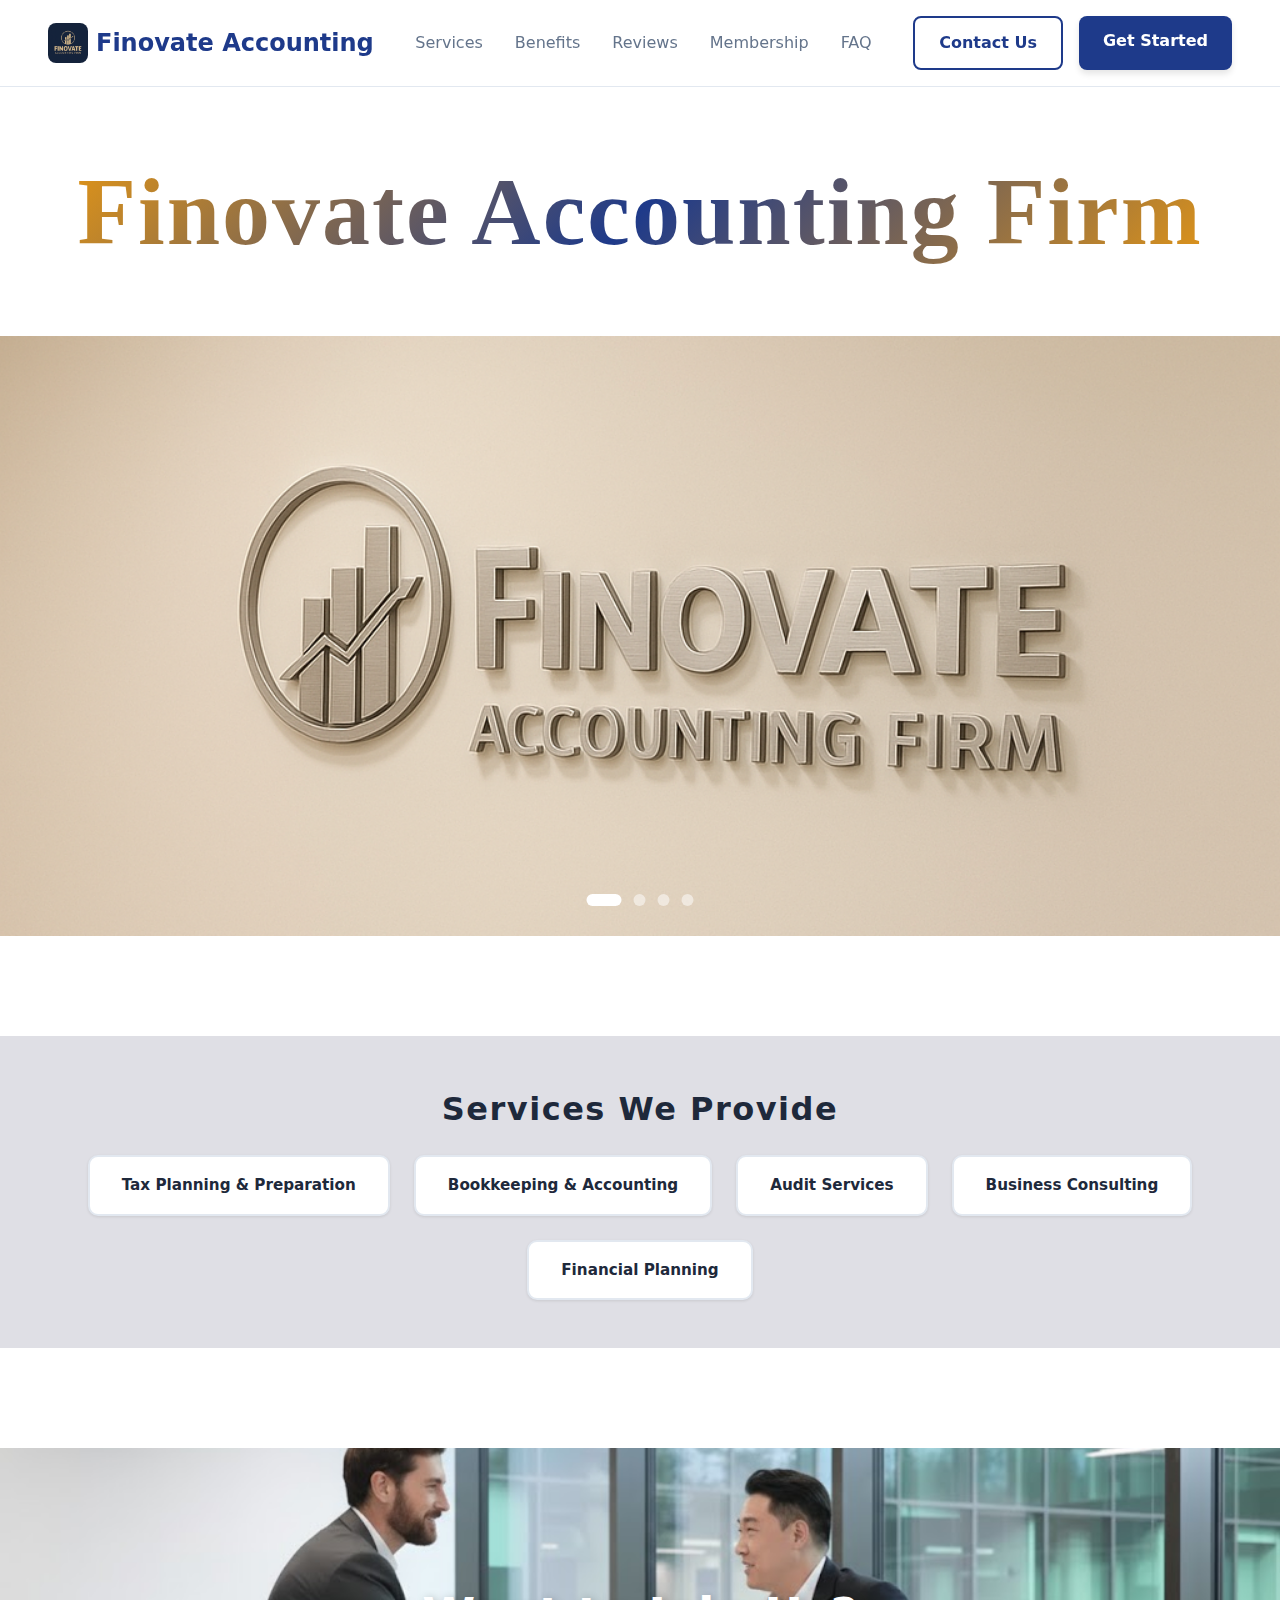
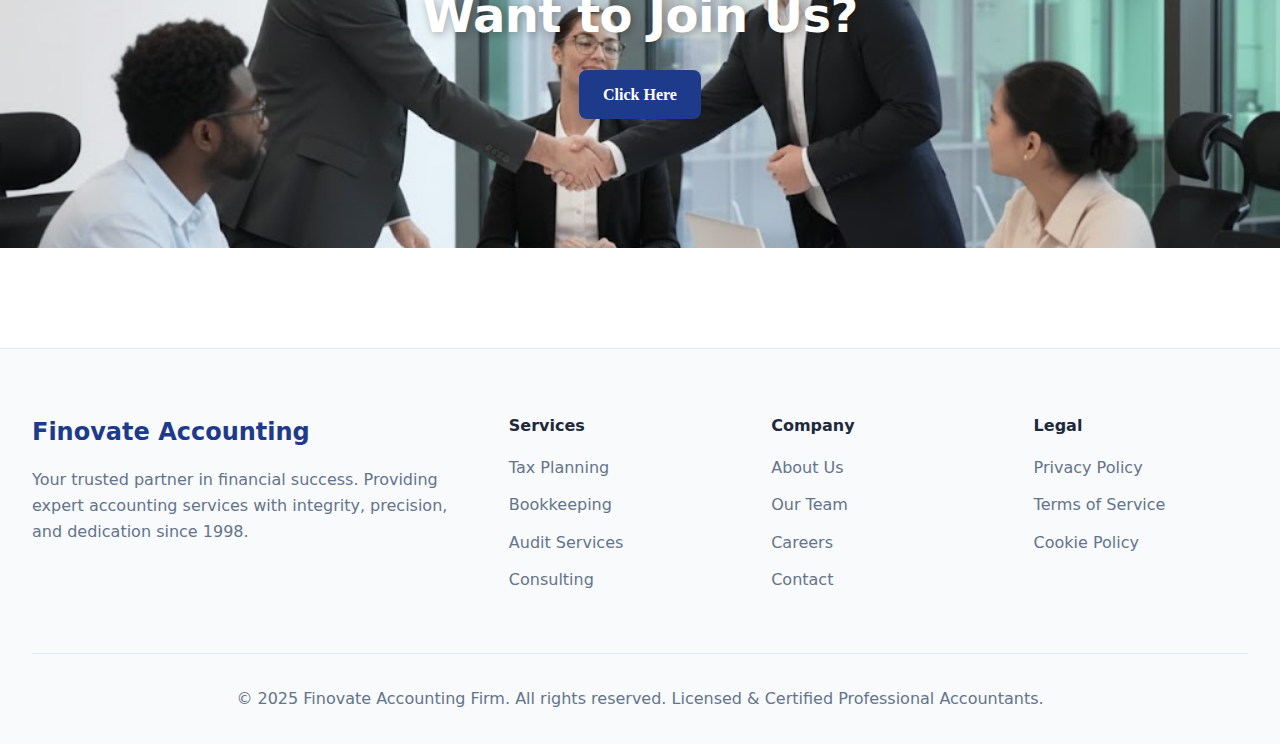
<file: index.html>
<!DOCTYPE html>
<html lang="en">
<head>
    <meta charset="UTF-8">
    <meta name="viewport" content="width=device-width, initial-scale=1.0">
    <title>Finovate Accounting Firm</title>
    <style>
        * {
            box-sizing: border-box;
            margin: 0;
            padding: 0;
        }
        
        :root {
            --bg-primary: #ffffff;
            --bg-secondary: #f8fafc;
            --bg-card: #ffffff;
            --text-primary: #1e293b;
            --text-secondary: #64748b;
            --accent-navy: #1e3a8a;
            --accent-gold: #f59e0b;
            --border-color: #e2e8f0;
            --shadow-sm: 0 1px 3px rgba(0, 0, 0, 0.1);
            --shadow-md: 0 4px 6px rgba(0, 0, 0, 0.1);
            --shadow-lg: 0 10px 25px rgba(30, 58, 138, 0.15);
        }
        
        body {
            background: var(--bg-primary);
            font-family: system-ui, -apple-system, BlinkMacSystemFont, 'Segoe UI', Roboto, Oxygen, Ubuntu, Cantarell, sans-serif;
            overflow-x: hidden;
            color: var(--text-primary);
            line-height: 1.6;
        }
    
        nav {
            position: sticky;
            top: 0;
            left: 0;
            right: 0;
            z-index: 1000;
            padding: 1rem;
            background: rgba(255, 255, 255, 0.95);
            border-bottom: 1px solid var(--border-color);
            backdrop-filter: blur(10px);
        }
        
        .nav-container {
            max-width: 1500px;
            justify-content: space-between;
            display: flex;
            align-items: center;
            margin: 0 auto;
            padding: 0 2rem;
        }
        
        .logo {
            display: flex;
            font-weight: bold;
            text-align: center;
            text-decoration: none;
            font-size: 1.5rem;
            color: var(--accent-navy);
            align-items: center;
            gap: 0.5rem;
        }
        
        .logo-icon {
            width: 40px;
            height: 40px;
            border-radius: 8px;
        }
        
        .nav-link {
            display: flex;
            gap: 2rem;
            list-style: none;
            margin: 0;
        }
        
        .nav-link a {
            color: var(--text-secondary);
            text-decoration: none;
            transition: color 0.3s;
            font-size: 1rem;
            font-weight: 500;
        }
        
        .nav-link a:hover {
            color: var(--accent-navy);
        }
        
        .nav-button {
            display: flex;
            gap: 1rem;
        }
        
        .btn {
            padding: 0.75rem 1.5rem;
            display: inline-block;
            border-radius: 8px;
            text-decoration: none;
            font-weight: 600;
            font-size: 1rem;
            transition: all 0.3s;
            cursor: pointer;
            border: none;
        }
        
        .btn-primary {
            background: var(--accent-navy);
            color: white;
            box-shadow: var(--shadow-md);
        }
        
        .btn-primary:hover {
            background: #1e40af;
            box-shadow: var(--shadow-lg);
            transform: translateY(-2px);
        }
        
        .btn-secondary {
            border: 2px solid var(--accent-navy);
            color: var(--accent-navy);
            background: transparent;
        }
        
        .btn-secondary:hover {
            background: var(--accent-navy);
            color: white;
        }
        
        .btn-gold {
            background: var(--accent-gold);
            color: white;
        }
        
        .btn-gold:hover {
            background: #d97706;
            transform: translateY(-2px);
        }
        .name{
            font-weight: 900;
            font-size: 3rem;
            font-family: cursive;
            margin: 3rem 2rem;
            text-align: center;
            background: linear-gradient(135deg, var(--accent-gold), var(--accent-navy), var(--accent-gold));
            -webkit-background-clip: text;
            -webkit-text-fill-color: transparent;
            background-clip: text;
            letter-spacing: 2px;
        }


        .hero-section {
            position: relative;
            width: 100%;
            height: 600px;
            overflow: hidden;
            margin-bottom: 100px;
        }
        
        .hero-carousel {
            position: relative;
            width: 100%;
            height: 100%;
        }
        
        .hero-slide {
            position: absolute;
            top: 0;
            left: 0;
            width: 100%;
            height: 100%;
            opacity: 0;
            transition: opacity 1.2s ease-in-out;
        }
        
        .hero-slide.active {
            opacity: 1;
        }
        
        .hero-slide img {
            width: 100%;
            height: 100%;
            object-fit: cover;
        }
        
        .carousel-indicators {
            position: absolute;
            bottom: 30px;
            left: 50%;
            transform: translateX(-50%);
            display: flex;
            gap: 12px;
            z-index: 20;
        }
        
        .indicator {
            width: 12px;
            height: 12px;
            border-radius: 50%;
            background: rgba(255, 255, 255, 0.5);
            cursor: pointer;
            transition: all 0.3s;
        }
        
        .indicator.active {
            background: white;
            width: 35px;
            border-radius: 6px;
        }

        .services-checklist {
            padding: 3rem 2rem;
            background: rgb(223, 223, 229);
            margin-bottom: 100px;
        }
        .services-head{
            font-weight: 700;
            font-size: 2rem;
            color: var(--text-primary);
            letter-spacing: 1.5px;
            text-align: center;
            margin-bottom: 20px;
        }
        
        .services-container {
            max-width: 1500px;
            margin: 0 auto;
            display: flex;
            justify-content: center;
            gap: 1.5rem;
            flex-wrap: wrap;
        }
        
        .service-card {
            padding: 1rem 2rem;
            background: var(--bg-card);
            border: 2px solid var(--border-color);
            border-radius: 10px;
            text-decoration: none;
            color: var(--text-primary);
            font-weight: 600;
            font-size: 0.95rem;
            transition: all 0.3s;
            box-shadow: var(--shadow-sm);
            white-space: nowrap;
        }
        
        .service-card:hover {
            border-color: var(--accent-navy);
            color: var(--accent-navy);
            transform: translateY(-3px);
            box-shadow: var(--shadow-lg);
            background: linear-gradient(135deg, rgba(30, 58, 138, 0.05), rgba(245, 158, 11, 0.05));
        }
        

        .join-us-section {
            position: relative;
            width: 100%;
            height: 400px;
            display: flex;
            align-items: center;
            justify-content: center;
            overflow: hidden;
            background: url(assests/image\ copy\ 3.png);
            background-size: cover;
            background-position: center;
            margin-bottom: 100px;
        }
        
        .join-us-content {
            text-align: center;
            color: white;
            z-index: 10;
            padding: 2rem;
        }
        
        .join-us-content h2 {
            font-size: 3rem;
            font-weight: 800;
            margin-bottom: 1rem;
            text-shadow: 2px 2px 10px rgba(0, 0, 0, 0.3);
            letter-spacing: -0.5px;
        }
        



        footer {
            padding: 4rem 2rem 2rem;
            border-top: 1px solid var(--border-color);
            background: var(--bg-secondary);
        }
        
        .footer-container {
            max-width: 1500px;
            margin: 0 auto;
            display: grid;
            grid-template-columns: 2fr 1fr 1fr 1fr;
            gap: 3rem;
            margin-bottom: 3rem;
        }
        
        .footer-brand h3 {
            font-size: 1.5rem;
            color: var(--accent-navy);
            margin-bottom: 1rem;
        }
        
        .footer-brand p {
            color: var(--text-secondary);
            line-height: 1.6;
        }
        
        .footer-links h4 {
            margin-bottom: 1rem;
            font-size: 1rem;
            color: var(--text-primary);
            font-weight: 700;
        }
        
        .footer-links ul {
            list-style: none;
        }
        
        .footer-links li {
            margin-bottom: 0.75rem;
        }
        
        .footer-links a {
            color: var(--text-secondary);
            text-decoration: none;
            transition: color 0.3s;
        }
        
        .footer-links a:hover {
            color: var(--accent-navy);
        }
        
        .footer-bottom {
            text-align: center;
            padding-top: 2rem;
            border-top: 1px solid var(--border-color);
            color: var(--text-secondary);
        }
        @media (max-width: 1024px) {
            .footer-container {
                grid-template-columns: 1fr 1fr;
            }
        }
        
        @media (max-width: 768px) {
            .nav-container {
                flex-direction: column;
                gap: 1rem;
            }
            
            .nav-link {
                flex-wrap: wrap;
                justify-content: center;
                gap: 1rem;
            }
            
            .name {
                font-size: 2rem;
                margin: 2rem 1rem;
            }
            
            .hero-section {
                height: 400px;
            }
            
            .slide-content {
                padding: 1.5rem 2rem;
            }
            
            .slide-content h2 {
                font-size: 2rem;
            }
            
            .slide-content p {
                font-size: 1rem;
            }
            
            .services-container {
                flex-direction: column;
                align-items: center;
            }
            
            .service-card {
                width: 100%;
                max-width: 300px;
                text-align: center;
            }
            
            .join-us-section {
                height: 350px;
            }
            
            .join-us-content h2 {
                font-size: 2rem;
            }
            
            .join-us-content p {
                font-size: 1rem;
            }
            
            .footer-container {
                grid-template-columns: 1fr;
            }
        }
    </style>
</head>
<body>
    <nav>
        <div class="nav-container">
            <a href="#" class="logo">
                <img class="logo-icon" src="assests/FInovate logo.png"/>
                <span>Finovate Accounting</span>
            </a>
            <ul class="nav-link">
                <li><a href="landing.html">Services</a></li>
                <li><a href="landing.html">Benefits</a></li>
                <li><a href="landing.html">Reviews</a></li>
                <li><a href="Membership.html">Membership</a></li>
                <li><a href="landing.html">FAQ</a></li>
            </ul>
            <div class="nav-button">
                <a href="contact.html" class="btn btn-secondary">Contact Us</a>
                <a href="start.html" class="btn btn-primary">Get Started</a>
            </div>
        </div>
    </nav>
    <section class="name">
        <h1>Finovate Accounting Firm</h1>
    </section>
    <section class="hero-section">
        <div class="hero-carousel">
            
            <div class="hero-slide active">
                <img src="assests/finovate-wall-log.png" alt="Finovate Office">
            </div>

            <div class="hero-slide">
                <img src="assests/he-img.png" alt="Our Team">
            </div>

            <div class="hero-slide">
                <img src="assests/hea-bac-img.png" alt="Professional Services">
            </div>

            <div class="hero-slide">
                <img src="assests/head-img.png" alt="Growth Partners">
            </div>
        </div>

        <div class="carousel-indicators">
            <div class="indicator active"></div>
            <div class="indicator"></div>
            <div class="indicator"></div>
            <div class="indicator"></div>
        </div>
    </section>

    <section class="services-checklist">
        <h1 class="services-head">Services We Provide</h1>
        <div class="services-container">
            <a href="#tax-planning" class="service-card">Tax Planning & Preparation</a>
            <a href="#bookkeeping" class="service-card">Bookkeeping & Accounting</a>
            <a href="#audit" class="service-card">Audit Services</a>
            <a href="#consulting" class="service-card">Business Consulting</a>
            <a href="#financial-planning" class="service-card">Financial Planning</a>
        </div>
    </section>

    <section class="join-us-section">
        <div class="join-us-content">
            <h2>Want to Join Us?</h2>
            <a href="landing.html" class="btn btn-primary" style="font-family: cursive;">Click Here</a>
        </div>
    </section>
    
    <footer>
        <div class="footer-container">
            <div class="footer-brand">
                <h3>Finovate Accounting</h3>
                <p>Your trusted partner in financial success. Providing expert accounting services with integrity, precision, and dedication since 1998.</p>
            </div>
            <div class="footer-links">
                <h4>Services</h4>
                <ul>
                    <li><a href="landing.html">Tax Planning</a></li>
                    <li><a href="landing.html">Bookkeeping</a></li>
                    <li><a href="landing.html">Audit Services</a></li>
                    <li><a href="landing.html">Consulting</a></li>
                </ul>
            </div>
            <div class="footer-links">
                <h4>Company</h4>
                <ul>
                    <li><a href="#">About Us</a></li>
                    <li><a href="#">Our Team</a></li>
                    <li><a href="#">Careers</a></li>
                    <li><a href="#">Contact</a></li>
                </ul>
            </div>
            <div class="footer-links">
                <h4>Legal</h4>
                <ul>
                    <li><a href="#">Privacy Policy</a></li>
                    <li><a href="#">Terms of Service</a></li>
                    <li><a href="#">Cookie Policy</a></li>
                </ul>
            </div>
        </div>
        <div class="footer-bottom">
            <p>© 2025 Finovate Accounting Firm. All rights reserved. Licensed & Certified Professional Accountants.</p>
        </div>
    </footer>
    <script>
        let currentSlide = 0;
        const slides = document.querySelectorAll('.hero-slide');
        const indicators = document.querySelectorAll('.indicator');
        const totalSlides = slides.length;

        function changeSlide(index) {
            slides.forEach(slide => slide.classList.remove('active'));
            indicators.forEach(indicator => indicator.classList.remove('active'));
            slides[index].classList.add('active');
            indicators[index].classList.add('active');
            
            currentSlide = index;
        }

        function nextSlide() {
            const next = (currentSlide + 1) % totalSlides;
            changeSlide(next);
        }
        setInterval(nextSlide, 5000);
        indicators.forEach((indicator, index) => {
            indicator.addEventListener('click', () => {
                changeSlide(index);
            });
        });
    </script>
</body>
</html>
</file>
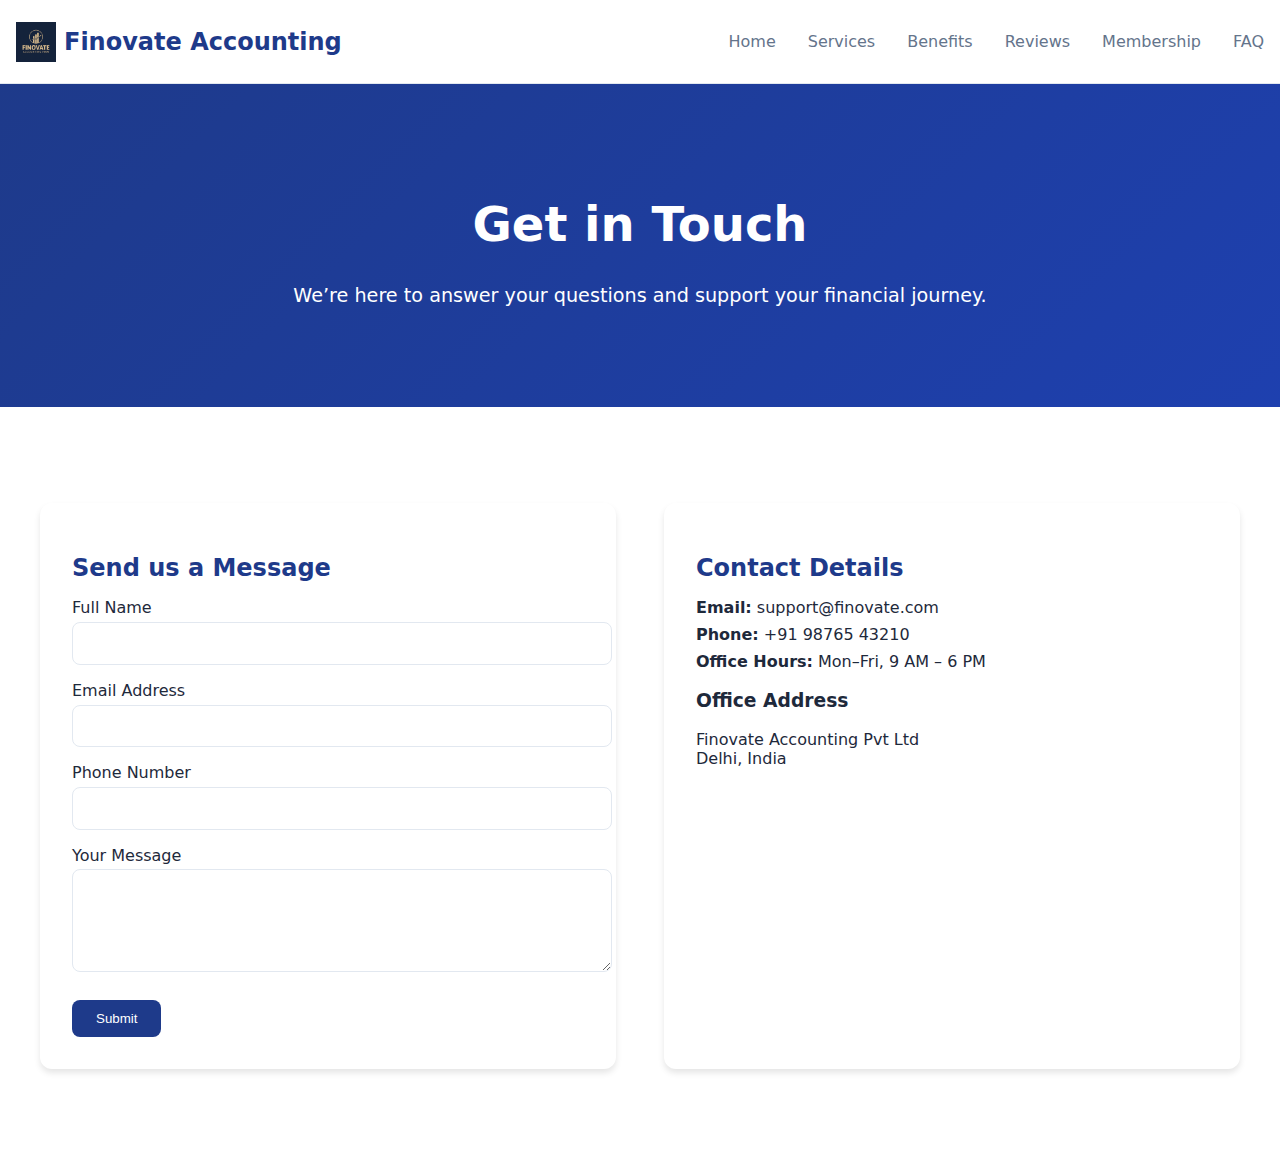
<file: contact.html>
<!DOCTYPE html>
<html lang="en">
<head>
    <meta charset="UTF-8">
    <meta name="viewport" content="width=device-width, initial-scale=1.0">
    <title>Contact Us – Finovate Accounting</title>

    <style>
        body {
            margin: 0;
            font-family: system-ui;
            background: #ffffff;
            color: #1e293b;
        }

        nav {
            padding: 1rem;
            background: #ffffff;
            border-bottom: 1px solid #e2e8f0;
            position: sticky;
            top: 0;
            z-index: 1000;
        }

        .nav-container {
            max-width: 1500px;
            margin: auto;
            display: flex;
            align-items: center;
            justify-content: space-between;
        }

        .logo {
            display: flex;
            align-items: center;
            gap: 0.5rem;
            font-weight: bold;
            font-size: 1.5rem;
            color: #1e3a8a;
            text-decoration: none;
        }

        .logo-icon {
            width: 40px;
        }

        .nav-link {
            display: flex;
            gap: 2rem;
            list-style: none;
        }

        .nav-link a {
            text-decoration: none;
            color: #64748b;
            font-weight: 500;
        }

        .nav-link a:hover {
            color: #1e3a8a;
        }

        .contact-hero {
            padding: 5rem 2rem;
            text-align: center;
            background: linear-gradient(135deg, #1e3a8a, #1e40af);
            color: white;
        }

        .contact-hero h1 {
            font-size: 3rem;
            font-weight: 800;
        }

        .contact-hero p {
            margin-top: 1rem;
            font-size: 1.2rem;
        }

        .contact-container {
            max-width: 1200px;
            margin: 4rem auto;
            display: grid;
            grid-template-columns: 1fr 1fr;
            gap: 3rem;
            padding: 2rem;
        }

        .contact-form, .contact-info {
            background: #ffffff;
            padding: 2rem;
            border-radius: 12px;
            box-shadow: 0 4px 6px rgba(0,0,0,0.1);
        }

        .contact-form h2,
        .contact-info h2 {
            color: #1e3a8a;
            margin-bottom: 1rem;
        }

        label {
            display: block;
            margin-top: 1rem;
            margin-bottom: 0.3rem;
        }

        input, textarea {
            width: 100%;
            padding: 0.8rem;
            border-radius: 8px;
            border: 1px solid #e2e8f0;
        }

        .btn-primary {
            background: #1e3a8a;
            color: white;
            padding: 0.7rem 1.5rem;
            border-radius: 8px;
            display: inline-block;
            margin-top: 1.5rem;
            border: none;
            cursor: pointer;
        }

        .btn-primary:hover {
            background: #1e40af;
        }

        .contact-info p {
            margin: 0.5rem 0;
        }

        @media (max-width: 900px) {
            .contact-container {
                grid-template-columns: 1fr;
            }
        }
    </style>

</head>
<body>

    <nav>
        <div class="nav-container">
            <a href="index.html" class="logo">
                <img class="logo-icon" src="assests/FInovate logo.png"/>
                <span>Finovate Accounting</span>
            </a>
            <ul class="nav-link">
                <li><a href="index.html">Home</a></li>
                <li><a href="index.html#services">Services</a></li>
                <li><a href="index.html#benefits">Benefits</a></li>
                <li><a href="index.html#reviews">Reviews</a></li>
                <li><a href="index.html#membership">Membership</a></li>
                <li><a href="index.html#faq">FAQ</a></li>
            </ul>
        </div>
    </nav>

    <section class="contact-hero">
        <h1>Get in Touch</h1>
        <p>We’re here to answer your questions and support your financial journey.</p>
    </section>

    <section class="contact-container">
        <div class="contact-form">
            <h2>Send us a Message</h2>

            <form>
                <label>Full Name</label>
                <input type="text" required>

                <label>Email Address</label>
                <input type="email" required>

                <label>Phone Number</label>
                <input type="text">

                <label>Your Message</label>
                <textarea rows="5" required></textarea>

                <button type="submit" class="btn-primary">Submit</button>
            </form>
        </div>

        <div class="contact-info">
            <h2>Contact Details</h2>
            <p><strong>Email:</strong> support@finovate.com</p>
            <p><strong>Phone:</strong> +91 98765 43210</p>
            <p><strong>Office Hours:</strong> Mon–Fri, 9 AM – 6 PM</p>

            <h3>Office Address</h3>
            <p>Finovate Accounting Pvt Ltd<br>Delhi, India</p>
        </div>
    </section>

</body>
</html>
</file>
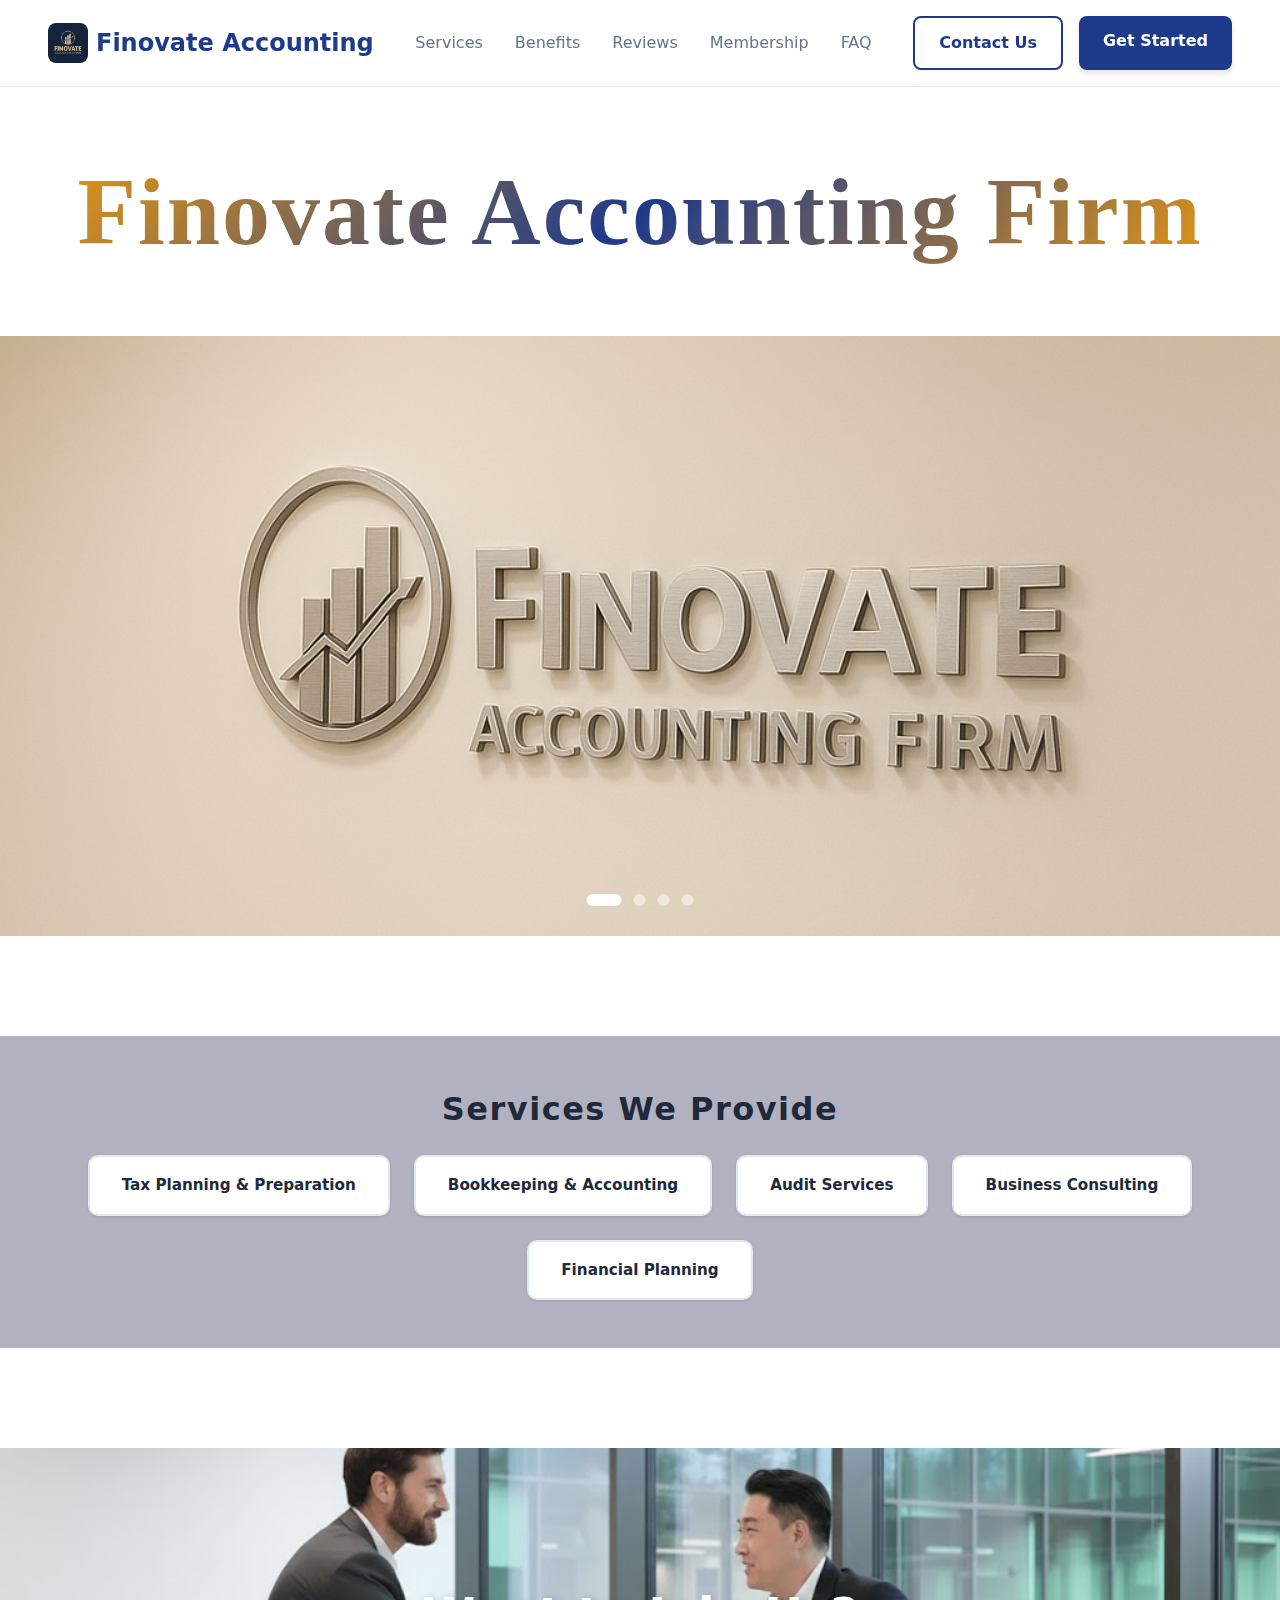
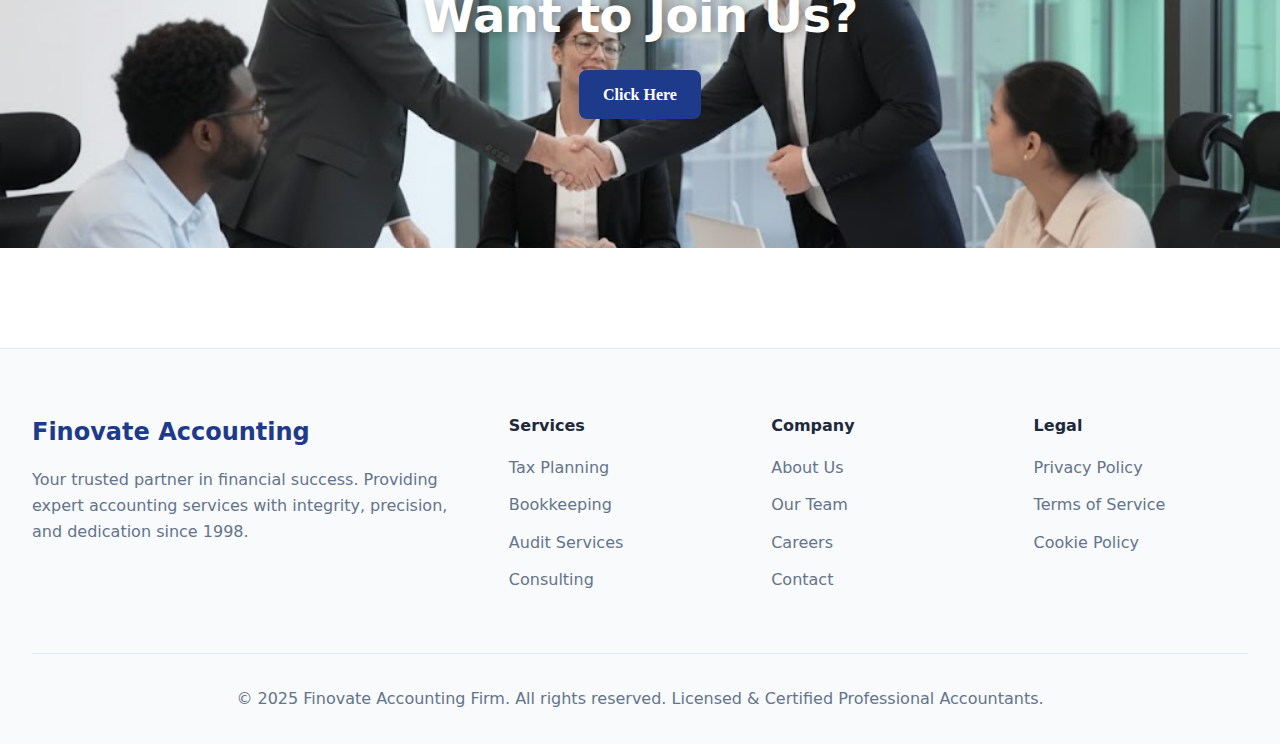
<file: main.html>
<!DOCTYPE html>
<html lang="en">
<head>
    <meta charset="UTF-8">
    <meta name="viewport" content="width=device-width, initial-scale=1.0">
    <title>Document</title>
    <style>
        * {
            box-sizing: border-box;
            margin: 0;
            padding: 0;
        }
        
        :root {
            --bg-primary: #ffffff;
            --bg-secondary: #f8fafc;
            --bg-card: #ffffff;
            --text-primary: #1e293b;
            --text-secondary: #64748b;
            --accent-navy: #1e3a8a;
            --accent-gold: #f59e0b;
            --border-color: #e2e8f0;
            --shadow-sm: 0 1px 3px rgba(0, 0, 0, 0.1);
            --shadow-md: 0 4px 6px rgba(0, 0, 0, 0.1);
            --shadow-lg: 0 10px 25px rgba(30, 58, 138, 0.15);
        }
        
        body {
            background: var(--bg-primary);
            font-family: system-ui, -apple-system, BlinkMacSystemFont, 'Segoe UI', Roboto, Oxygen, Ubuntu, Cantarell, sans-serif;
            overflow-x: hidden;
            color: var(--text-primary);
            line-height: 1.6;
        }
    
        nav {
            position: sticky;
            top: 0;
            left: 0;
            right: 0;
            z-index: 1000;
            padding: 1rem;
            background: rgba(255, 255, 255, 0.95);
            border-bottom: 1px solid var(--border-color);
            backdrop-filter: blur(10px);
        }
        
        .nav-container {
            max-width: 1500px;
            justify-content: space-between;
            display: flex;
            align-items: center;
            margin: 0 auto;
            padding: 0 2rem;
        }
        
        .logo {
            display: flex;
            font-weight: bold;
            text-align: center;
            text-decoration: none;
            font-size: 1.5rem;
            color: var(--accent-navy);
            align-items: center;
            gap: 0.5rem;
        }
        
        .logo-icon {
            width: 40px;
            height: 40px;
            border-radius: 8px;
        }
        
        .nav-link {
            display: flex;
            gap: 2rem;
            list-style: none;
            margin: 0;
        }
        
        .nav-link a {
            color: var(--text-secondary);
            text-decoration: none;
            transition: color 0.3s;
            font-size: 1rem;
            font-weight: 500;
        }
        
        .nav-link a:hover {
            color: var(--accent-navy);
        }
        
        .nav-button {
            display: flex;
            gap: 1rem;
        }
        
        .btn {
            padding: 0.75rem 1.5rem;
            display: inline-block;
            border-radius: 8px;
            text-decoration: none;
            font-weight: 600;
            font-size: 1rem;
            transition: all 0.3s;
            cursor: pointer;
            border: none;
        }
        
        .btn-primary {
            background: var(--accent-navy);
            color: white;
            box-shadow: var(--shadow-md);
        }
        
        .btn-primary:hover {
            background: #1e40af;
            box-shadow: var(--shadow-lg);
            transform: translateY(-2px);
        }
        
        .btn-secondary {
            border: 2px solid var(--accent-navy);
            color: var(--accent-navy);
            background: transparent;
        }
        
        .btn-secondary:hover {
            background: var(--accent-navy);
            color: white;
        }
        
        .btn-gold {
            background: var(--accent-gold);
            color: white;
        }
        
        .btn-gold:hover {
            background: #d97706;
            transform: translateY(-2px);
        }
        .name{
            font-weight: 900;
            font-size: 3rem;
            font-family: cursive;
            margin: 3rem 2rem;
            text-align: center;
            background: linear-gradient(135deg, var(--accent-gold), var(--accent-navy), var(--accent-gold));
            -webkit-background-clip: text;
            -webkit-text-fill-color: transparent;
            background-clip: text;
            letter-spacing: 2px;
        }


        .hero-section {
            position: relative;
            width: 100%;
            height: 600px;
            overflow: hidden;
            margin-bottom: 100px;
        }
        
        .hero-carousel {
            position: relative;
            width: 100%;
            height: 100%;
        }
        
        .hero-slide {
            position: absolute;
            top: 0;
            left: 0;
            width: 100%;
            height: 100%;
            opacity: 0;
            transition: opacity 1.2s ease-in-out;
        }
        
        .hero-slide.active {
            opacity: 1;
        }
        
        .hero-slide img {
            width: 100%;
            height: 100%;
            object-fit: cover;
        }
        
        .carousel-indicators {
            position: absolute;
            bottom: 30px;
            left: 50%;
            transform: translateX(-50%);
            display: flex;
            gap: 12px;
            z-index: 20;
        }
        
        .indicator {
            width: 12px;
            height: 12px;
            border-radius: 50%;
            background: rgba(255, 255, 255, 0.5);
            cursor: pointer;
            transition: all 0.3s;
        }
        
        .indicator.active {
            background: white;
            width: 35px;
            border-radius: 6px;
        }

        .services-checklist {
            padding: 3rem 2rem;
            background: rgb(177, 177, 191);
            margin-bottom: 100px;
        }
        .services-head{
            font-weight: 700;
            font-size: 2rem;
            color: var(--text-primary);
            letter-spacing: 1.5px;
            text-align: center;
            margin-bottom: 20px;
        }
        
        .services-container {
            max-width: 1500px;
            margin: 0 auto;
            display: flex;
            justify-content: center;
            gap: 1.5rem;
            flex-wrap: wrap;
        }
        
        .service-card {
            padding: 1rem 2rem;
            background: var(--bg-card);
            border: 2px solid var(--border-color);
            border-radius: 10px;
            text-decoration: none;
            color: var(--text-primary);
            font-weight: 600;
            font-size: 0.95rem;
            transition: all 0.3s;
            box-shadow: var(--shadow-sm);
            white-space: nowrap;
        }
        
        .service-card:hover {
            border-color: var(--accent-navy);
            color: var(--accent-navy);
            transform: translateY(-3px);
            box-shadow: var(--shadow-lg);
            background: linear-gradient(135deg, rgba(30, 58, 138, 0.05), rgba(245, 158, 11, 0.05));
        }
        

        .join-us-section {
            position: relative;
            width: 100%;
            height: 400px;
            display: flex;
            align-items: center;
            justify-content: center;
            overflow: hidden;
            background: url(assests/image\ copy\ 3.png);
            background-size: cover;
            background-position: center;
            margin-bottom: 100px;
        }
        
        .join-us-content {
            text-align: center;
            color: white;
            z-index: 10;
            padding: 2rem;
        }
        
        .join-us-content h2 {
            font-size: 3rem;
            font-weight: 800;
            margin-bottom: 1rem;
            text-shadow: 2px 2px 10px rgba(0, 0, 0, 0.3);
            letter-spacing: -0.5px;
        }
        



        footer {
            padding: 4rem 2rem 2rem;
            border-top: 1px solid var(--border-color);
            background: var(--bg-secondary);
        }
        
        .footer-container {
            max-width: 1500px;
            margin: 0 auto;
            display: grid;
            grid-template-columns: 2fr 1fr 1fr 1fr;
            gap: 3rem;
            margin-bottom: 3rem;
        }
        
        .footer-brand h3 {
            font-size: 1.5rem;
            color: var(--accent-navy);
            margin-bottom: 1rem;
        }
        
        .footer-brand p {
            color: var(--text-secondary);
            line-height: 1.6;
        }
        
        .footer-links h4 {
            margin-bottom: 1rem;
            font-size: 1rem;
            color: var(--text-primary);
            font-weight: 700;
        }
        
        .footer-links ul {
            list-style: none;
        }
        
        .footer-links li {
            margin-bottom: 0.75rem;
        }
        
        .footer-links a {
            color: var(--text-secondary);
            text-decoration: none;
            transition: color 0.3s;
        }
        
        .footer-links a:hover {
            color: var(--accent-navy);
        }
        
        .footer-bottom {
            text-align: center;
            padding-top: 2rem;
            border-top: 1px solid var(--border-color);
            color: var(--text-secondary);
        }
        @media (max-width: 1024px) {
            .footer-container {
                grid-template-columns: 1fr 1fr;
            }
        }
        
        @media (max-width: 768px) {
            .nav-container {
                flex-direction: column;
                gap: 1rem;
            }
            
            .nav-link {
                flex-wrap: wrap;
                justify-content: center;
                gap: 1rem;
            }
            
            .name {
                font-size: 2rem;
                margin: 2rem 1rem;
            }
            
            .hero-section {
                height: 400px;
            }
            
            .slide-content {
                padding: 1.5rem 2rem;
            }
            
            .slide-content h2 {
                font-size: 2rem;
            }
            
            .slide-content p {
                font-size: 1rem;
            }
            
            .services-container {
                flex-direction: column;
                align-items: center;
            }
            
            .service-card {
                width: 100%;
                max-width: 300px;
                text-align: center;
            }
            
            .join-us-section {
                height: 350px;
            }
            
            .join-us-content h2 {
                font-size: 2rem;
            }
            
            .join-us-content p {
                font-size: 1rem;
            }
            
            .footer-container {
                grid-template-columns: 1fr;
            }
        }
    </style>
</head>
<body>
    <nav>
        <div class="nav-container">
            <a href="#" class="logo">
                <img class="logo-icon" src="assests/FInovate logo.png"/>
                <span>Finovate Accounting</span>
            </a>
            <ul class="nav-link">
                <li><a href="#features">Services</a></li>
                <li><a href="#benefits">Benefits</a></li>
                <li><a href="#reviews">Reviews</a></li>
                <li><a href="#membership">Membership</a></li>
                <li><a href="#faq">FAQ</a></li>
            </ul>
            <div class="nav-button">
                <a href="#" class="btn btn-secondary">Contact Us</a>
                <a href="#" class="btn btn-primary">Get Started</a>
            </div>
        </div>
    </nav>
    <section class="name">
        <h1>Finovate Accounting Firm</h1>
    </section>
    <section class="hero-section">
        <div class="hero-carousel">
            
            <div class="hero-slide active">
                <img src="assests/finovate-wall-log.png" alt="Finovate Office">
            </div>

            <div class="hero-slide">
                <img src="assests/he-img.png" alt="Our Team">
            </div>

            <div class="hero-slide">
                <img src="assests/hea-bac-img.png" alt="Professional Services">
            </div>

            <div class="hero-slide">
                <img src="assests/head-img.png" alt="Growth Partners">
            </div>
        </div>

        <div class="carousel-indicators">
            <div class="indicator active"></div>
            <div class="indicator"></div>
            <div class="indicator"></div>
            <div class="indicator"></div>
        </div>
    </section>

    <section class="services-checklist">
        <h1 class="services-head">Services We Provide</h1>
        <div class="services-container">
            <a href="#tax-planning" class="service-card">Tax Planning & Preparation</a>
            <a href="#bookkeeping" class="service-card">Bookkeeping & Accounting</a>
            <a href="#audit" class="service-card">Audit Services</a>
            <a href="#consulting" class="service-card">Business Consulting</a>
            <a href="#financial-planning" class="service-card">Financial Planning</a>
        </div>
    </section>

    <section class="join-us-section">
        <div class="join-us-content">
            <h2>Want to Join Us?</h2>
            <a href="index.html" class="btn btn-primary" style="font-family: cursive;">Click Here</a>
        </div>
    </section>
    
    <footer>
        <div class="footer-container">
            <div class="footer-brand">
                <h3>Finovate Accounting</h3>
                <p>Your trusted partner in financial success. Providing expert accounting services with integrity, precision, and dedication since 1998.</p>
            </div>
            <div class="footer-links">
                <h4>Services</h4>
                <ul>
                    <li><a href="#">Tax Planning</a></li>
                    <li><a href="#">Bookkeeping</a></li>
                    <li><a href="#">Audit Services</a></li>
                    <li><a href="#">Consulting</a></li>
                </ul>
            </div>
            <div class="footer-links">
                <h4>Company</h4>
                <ul>
                    <li><a href="#">About Us</a></li>
                    <li><a href="#">Our Team</a></li>
                    <li><a href="#">Careers</a></li>
                    <li><a href="#">Contact</a></li>
                </ul>
            </div>
            <div class="footer-links">
                <h4>Legal</h4>
                <ul>
                    <li><a href="#">Privacy Policy</a></li>
                    <li><a href="#">Terms of Service</a></li>
                    <li><a href="#">Cookie Policy</a></li>
                </ul>
            </div>
        </div>
        <div class="footer-bottom">
            <p>© 2025 Finovate Accounting Firm. All rights reserved. Licensed & Certified Professional Accountants.</p>
        </div>
    </footer>
    <script>
        let currentSlide = 0;
        const slides = document.querySelectorAll('.hero-slide');
        const indicators = document.querySelectorAll('.indicator');
        const totalSlides = slides.length;

        function changeSlide(index) {
            slides.forEach(slide => slide.classList.remove('active'));
            indicators.forEach(indicator => indicator.classList.remove('active'));
            slides[index].classList.add('active');
            indicators[index].classList.add('active');
            
            currentSlide = index;
        }

        function nextSlide() {
            const next = (currentSlide + 1) % totalSlides;
            changeSlide(next);
        }
        setInterval(nextSlide, 5000);
        indicators.forEach((indicator, index) => {
            indicator.addEventListener('click', () => {
                changeSlide(index);
            });
        });
    </script>
</body>
</html>
</file>
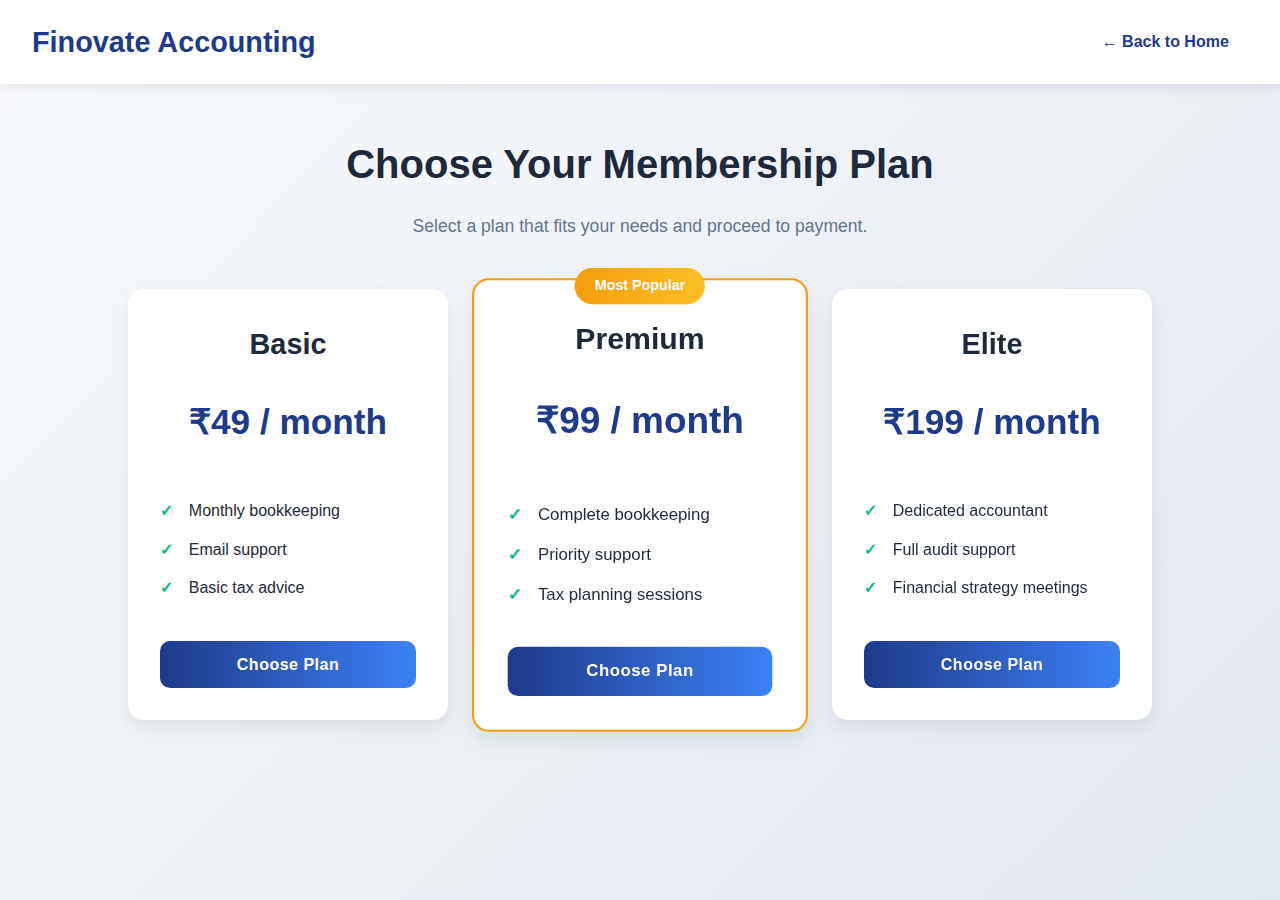
<file: Membership.html>
<!DOCTYPE html>
<html lang="en">
<head>
    <meta charset="UTF-8">
    <meta name="viewport" content="width=device-width, initial-scale=1.0">
    <title>Membership Plans – Finovate Accounting</title>
    <link rel="stylesheet" href="Membership.css">
</head>
<body>

    <nav class="navbar">
        <h2 class="logo">Finovate Accounting</h2>
        <a href="index.html" class="back-btn">← Back to Home</a>
    </nav>

    <section class="plans-section">
        <h1>Choose Your Membership Plan</h1>
        <p>Select a plan that fits your needs and proceed to payment.</p>

        <div class="plans-container">
            <div class="plan-card" data-plan="Basic Plan" data-price="49">
                <h2>Basic</h2>
                <p class="price">₹49 / month</p>
                <ul>
                    <li>Monthly bookkeeping</li>
                    <li>Email support</li>
                    <li>Basic tax advice</li>
                </ul>
                <button class="select-plan">Choose Plan</button>
            </div>

            <div class="plan-card popular" data-plan="Premium Plan" data-price="99">
                <div class="tag">Most Popular</div>
                <h2>Premium</h2>
                <p class="price">₹99 / month</p>
                <ul>
                    <li>Complete bookkeeping</li>
                    <li>Priority support</li>
                    <li>Tax planning sessions</li>
                </ul>
                <button class="select-plan">Choose Plan</button>
            </div>

            <div class="plan-card" data-plan="Elite Plan" data-price="199">
                <h2>Elite</h2>
                <p class="price">₹199 / month</p>
                <ul>
                    <li>Dedicated accountant</li>
                    <li>Full audit support</li>
                    <li>Financial strategy meetings</li>
                </ul>
                <button class="select-plan">Choose Plan</button>
            </div>
        </div>
    </section>

    <section class="payment-section" id="paymentForm">
        <div class="payment-header">
            <h2>Enter Payment Details</h2>
            <p class="payment-subtitle">Secure payment · SSL encrypted · No data stored</p>
        </div>
        
        <div class="selected-plan-info">
            <div class="plan-info-left">
                <h3 id="selectedPlanName">Premium Plan</h3>
                <p class="plan-period">Monthly subscription · Auto-renewal</p>
            </div>
            <div class="plan-info-right">
                <p class="plan-amount">₹99<span>/month</span></p>
            </div>
        </div>

        <form id="payment">
            <div class="form-section">
                <h3>Personal Information</h3>
                <div class="form-group">
                    <label for="name">Full Name</label>
                    <input type="text" id="name" placeholder="Enter your full name" required>
                </div>
                <div class="form-group">
                    <label for="email">Email Address</label>
                    <input type="email" id="email" placeholder="Enter your email address" required>
                </div>
                <div class="form-group">
                    <label for="phone">Phone Number (Optional)</label>
                    <input type="tel" id="phone" placeholder="Enter phone number">
                </div>
            </div>

            <div class="form-section">
                <h3>Card Details</h3>
                <div class="form-group">
                    <label for="card">Card Number
</file>
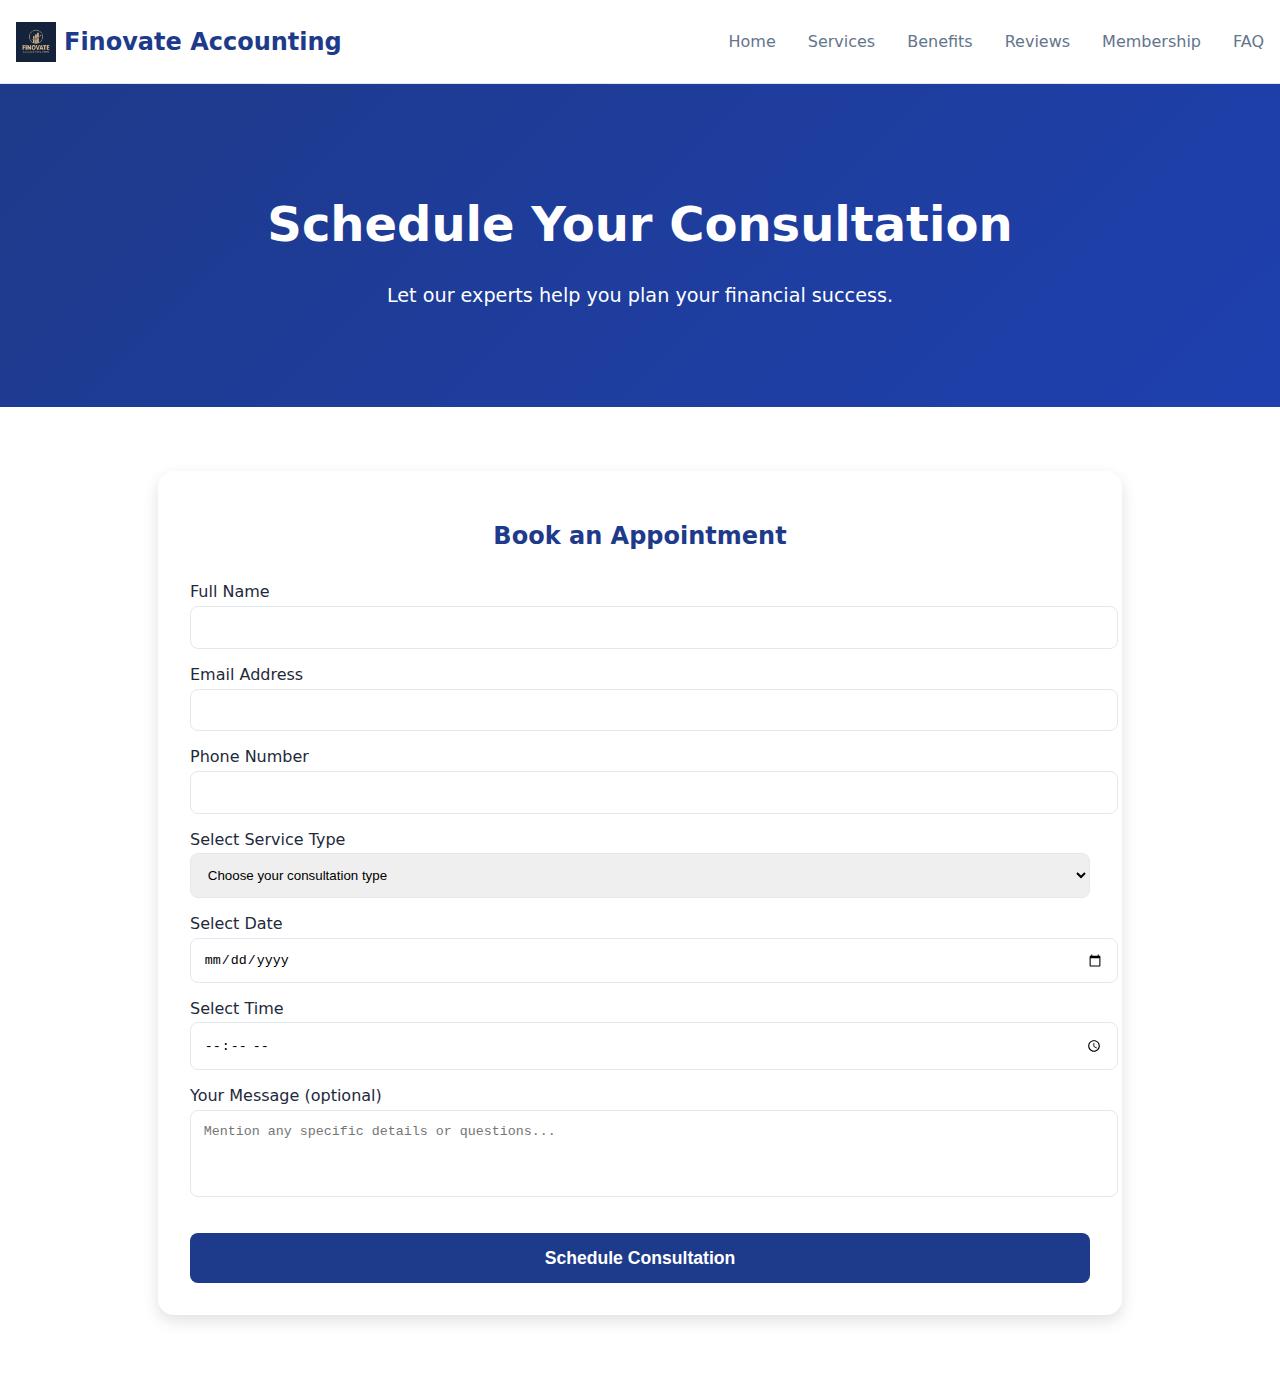
<file: schedule.html>
<!DOCTYPE html>
<html lang="en">
<head>
    <meta charset="UTF-8">
    <meta name="viewport" content="width=device-width, initial-scale=1.0">
    <title>Schedule Consultation – Finovate Accounting</title>

    <style>
        body {
            margin: 0;
            font-family: system-ui;
            background: #ffffff;
            color: #1e293b;
        }

        nav {
            padding: 1rem;
            background: #ffffff;
            border-bottom: 1px solid #e2e8f0;
            position: sticky;
            top: 0;
            z-index: 1000;
        }

        .nav-container {
            max-width: 1500px;
            margin: auto;
            display: flex;
            align-items: center;
            justify-content: space-between;
        }

        .logo {
            display: flex;
            align-items: center;
            gap: 0.5rem;
            font-weight: bold;
            font-size: 1.5rem;
            color: #1e3a8a;
            text-decoration: none;
        }

        .logo-icon {
            width: 40px;
        }

        .nav-link {
            display: flex;
            gap: 2rem;
            list-style: none;
        }

        .nav-link a {
            text-decoration: none;
            color: #64748b;
            font-weight: 500;
        }

        .nav-link a:hover {
            color: #1e3a8a;
        }

        .consult-hero {
            padding: 5rem 2rem;
            text-align: center;
            background: linear-gradient(135deg, #1e3a8a, #1e40af);
            color: white;
        }

        .consult-hero h1 {
            font-size: 3rem;
            font-weight: 800;
        }

        .consult-hero p {
            margin-top: 1rem;
            font-size: 1.2rem;
        }

        .consult-container {
            max-width: 900px;
            margin: 4rem auto;
            padding: 2rem;
            background: #ffffff;
            border-radius: 16px;
            box-shadow: 0 6px 16px rgba(0,0,0,0.12);
        }

        .consult-container h2 {
            text-align: center;
            color: #1e3a8a;
            margin-bottom: 2rem;
        }

        label {
            display: block;
            margin-top: 1rem;
            margin-bottom: 0.3rem;
        }

        input, select, textarea {
            width: 100%;
            padding: 0.8rem;
            border-radius: 8px;
            border: 1px solid #e2e8f0;
        }

        textarea {
            resize: none;
        }

        .btn-primary {
            background: #1e3a8a;
            color: white;
            padding: 0.9rem 1.5rem;
            border-radius: 8px;
            display: block;
            width: 100%;
            margin-top: 2rem;
            border: none;
            cursor: pointer;
            font-size: 1.1rem;
            font-weight: 600;
        }

        .btn-primary:hover {
            background: #1e40af;
        }
    </style>

</head>
<body>

    <nav>
        <div class="nav-container">
            <a href="index.html" class="logo">
                <img class="logo-icon" src="assests/FInovate logo.png"/>
                <span>Finovate Accounting</span>
            </a>
            <ul class="nav-link">
                <li><a href="index.html">Home</a></li>
                <li><a href="index.html#services">Services</a></li>
                <li><a href="index.html#benefits">Benefits</a></li>
                <li><a href="index.html#reviews">Reviews</a></li>
                <li><a href="index.html#membership">Membership</a></li>
                <li><a href="index.html#faq">FAQ</a></li>
            </ul>
        </div>
    </nav>

    <section class="consult-hero">
        <h1>Schedule Your Consultation</h1>
        <p>Let our experts help you plan your financial success.</p>
    </section>

    <div class="consult-container">
        <h2>Book an Appointment</h2>

        <form>
            <label>Full Name</label>
            <input type="text" required>

            <label>Email Address</label>
            <input type="email" required>

            <label>Phone Number</label>
            <input type="text" required>

            <label>Select Service Type</label>
            <select required>
                <option value="" disabled selected>Choose your consultation type</option>
                <option>Tax Planning Consultation</option>
                <option>Audit Services Consultation</option>
                <option>Bookkeeping Consultation</option>
                <option>Business Strategy Session</option>
                <option>General Financial Advice</option>
            </select>

            <label>Select Date</label>
            <input type="date" required>

            <label>Select Time</label>
            <input type="time" required>

            <label>Your Message (optional)</label>
            <textarea rows="4" placeholder="Mention any specific details or questions..."></textarea>

            <button class="btn-primary">Schedule Consultation</button>
        </form>
    </div>

</body>
</html>
</file>
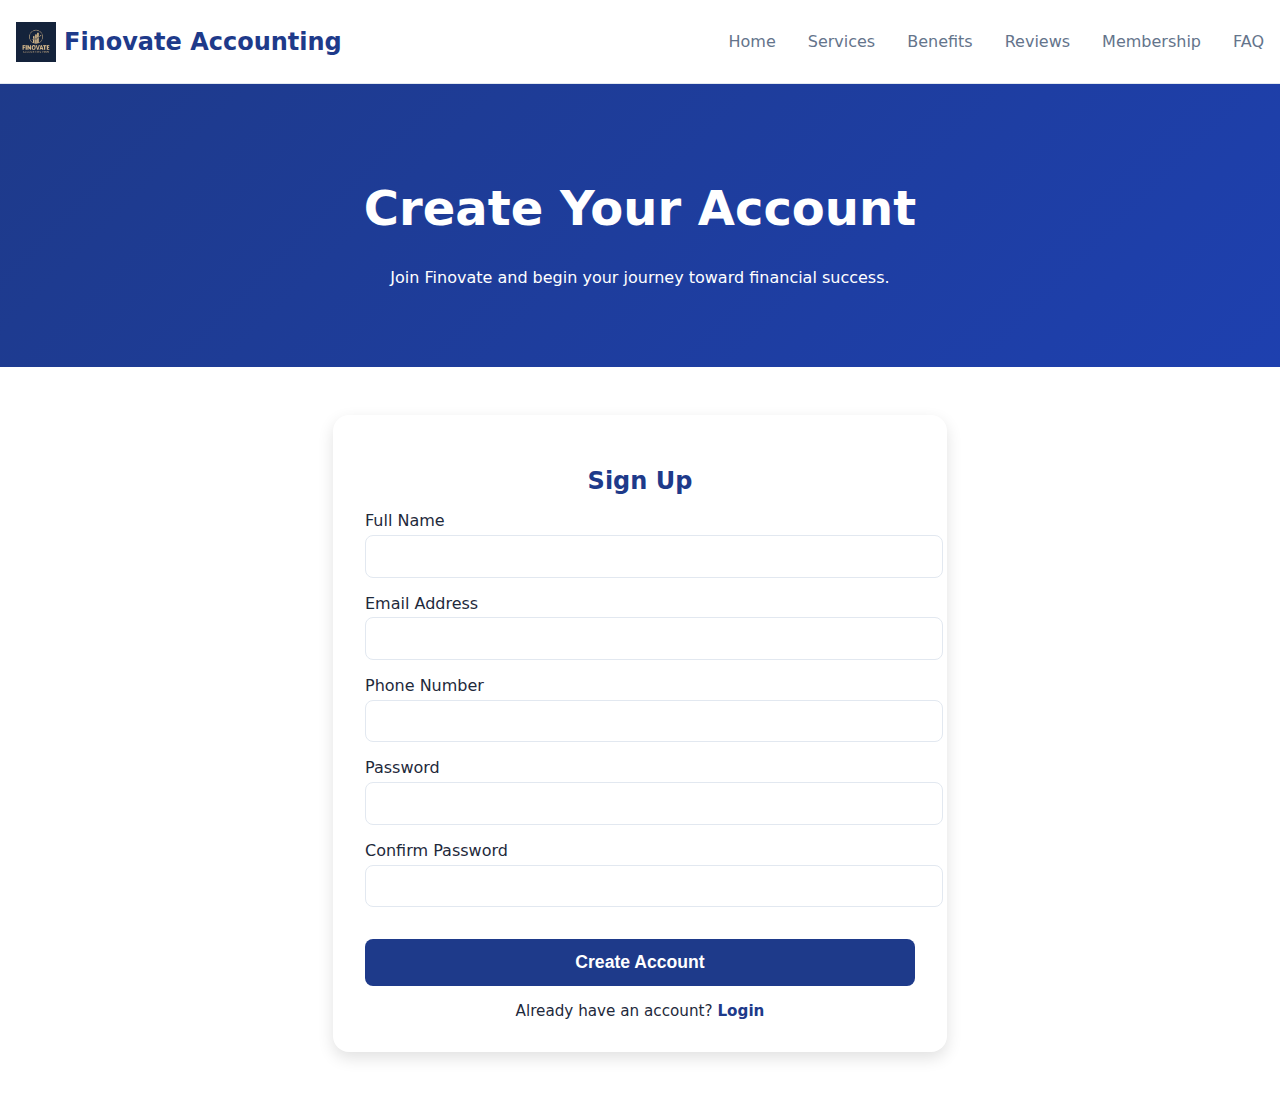
<file: start.html>
<!DOCTYPE html>
<html lang="en">
<head>
    <meta charset="UTF-8">
    <meta name="viewport" content="width=device-width, initial-scale=1.0">
    <title>Create Account – Finovate Accounting</title>

    <style>
        body {
            margin: 0;
            font-family: system-ui;
            background: #ffffff;
            color: #1e293b;
        }

        nav {
            padding: 1rem;
            background: #ffffff;
            border-bottom: 1px solid #e2e8f0;
            position: sticky;
            top: 0;
            z-index: 1000;
        }

        .nav-container {
            max-width: 1500px;
            margin: auto;
            display: flex;
            align-items: center;
            justify-content: space-between;
        }

        .logo {
            display: flex;
            align-items: center;
            gap: 0.5rem;
            font-weight: bold;
            font-size: 1.5rem;
            color: #1e3a8a;
            text-decoration: none;
        }

        .logo-icon {
            width: 40px;
        }

        .nav-link {
            display: flex;
            gap: 2rem;
            list-style: none;
        }

        .nav-link a {
            text-decoration: none;
            color: #64748b;
            font-weight: 500;
        }

        .nav-link a:hover {
            color: #1e3a8a;
        }

        .signup-hero {
            padding: 4rem 2rem;
            text-align: center;
            background: linear-gradient(135deg, #1e3a8a, #1e40af);
            color: white;
        }

        .signup-hero h1 {
            font-size: 3rem;
            font-weight: 800;
        }

        .signup-container {
            max-width: 550px;
            margin: 3rem auto;
            padding: 2rem;
            background: #ffffff;
            border-radius: 16px;
            box-shadow: 0 6px 16px rgba(0,0,0,0.12);
        }

        .signup-container h2 {
            text-align: center;
            color: #1e3a8a;
            margin-bottom: 1rem;
        }

        label {
            display: block;
            margin-top: 1rem;
            margin-bottom: 0.3rem;
        }

        input {
            width: 100%;
            padding: 0.8rem;
            border-radius: 8px;
            border: 1px solid #e2e8f0;
        }

        .btn-primary {
            background: #1e3a8a;
            color: white;
            padding: 0.8rem 1.5rem;
            border-radius: 8px;
            display: block;
            width: 100%;
            margin-top: 2rem;
            border: none;
            cursor: pointer;
            font-size: 1.1rem;
            font-weight: 600;
        }

        .btn-primary:hover {
            background: #1e40af;
        }

        .login-redirect {
            text-align: center;
            margin-top: 1rem;
            font-size: 0.95rem;
        }

        .login-redirect a {
            color: #1e3a8a;
            text-decoration: none;
            font-weight: 600;
        }

        .login-redirect a:hover {
            text-decoration: underline;
        }
    </style>

</head>
<body>

    <nav>
        <div class="nav-container">
            <a href="index.html" class="logo">
                <img class="logo-icon" src="assests/FInovate logo.png"/>
                <span>Finovate Accounting</span>
            </a>
            <ul class="nav-link">
                <li><a href="index.html">Home</a></li>
                <li><a href="index.html#services">Services</a></li>
                <li><a href="index.html#benefits">Benefits</a></li>
                <li><a href="index.html#reviews">Reviews</a></li>
                <li><a href="index.html#membership">Membership</a></li>
                <li><a href="index.html#faq">FAQ</a></li>
            </ul>
        </div>
    </nav>

    <section class="signup-hero">
        <h1>Create Your Account</h1>
        <p>Join Finovate and begin your journey toward financial success.</p>
    </section>

    <div class="signup-container">
        <h2>Sign Up</h2>

        <form>
            <label>Full Name</label>
            <input type="text" required>

            <label>Email Address</label>
            <input type="email" required>

            <label>Phone Number</label>
            <input type="text">

            <label>Password</label>
            <input type="password" required>

            <label>Confirm Password</label>
            <input type="password" required>

            <button class="btn-primary">Create Account</button>
        </form>

        <div class="login-redirect">
            Already have an account? <a href="#">Login</a>
        </div>
    </div>

</body>
</html>
</file>
<file: Membership.css>
* {
    margin: 0;
    padding: 0;
    box-sizing: border-box;
    font-family: 'Segoe UI', Tahoma, Geneva, Verdana, sans-serif;
}

body {
    background: linear-gradient(135deg, #f8fafc 0%, #e2e8f0 100%);
    color: #1e293b;
    min-height: 100vh;
    line-height: 1.6;
}

.navbar {
    background: white;
    padding: 1.2rem 2rem;
    display: flex;
    justify-content: space-between;
    align-items: center;
    box-shadow: 0 4px 12px rgba(0, 0, 0, 0.08);
    position: sticky;
    top: 0;
    z-index: 100;
}

.logo {
    color: #1e3a8a;
    margin: 0;
    font-size: 1.8rem;
    font-weight: 700;
    display: flex;
    align-items: center;
    gap: 10px;
}

.logo i {
    color: #3b82f6;
}

.back-btn {
    text-decoration: none;
    color: #1e3a8a;
    font-weight: 600;
    padding: 0.6rem 1.2rem;
    border-radius: 6px;
    transition: all 0.3s;
    display: flex;
    align-items: center;
    gap: 8px;
}

.back-btn:hover {
    background-color: #eff6ff;
}

.plans-section {
    text-align: center;
    padding: 3rem 2rem;
    max-width: 1200px;
    margin: 0 auto;
}

.plans-section h1 {
    font-size: 2.5rem;
    margin-bottom: 1rem;
    color: #1e293b;
}

.plans-section > p {
    font-size: 1.1rem;
    color: #64748b;
    margin-bottom: 2rem;
    max-width: 600px;
    margin-left: auto;
    margin-right: auto;
}

.plans-container {
    margin-top: 3rem;
    display: flex;
    gap: 2rem;
    justify-content: center;
    flex-wrap: wrap;
}

.plan-card {
    width: 320px;
    background: white;
    padding: 2rem;
    border-radius: 16px;
    box-shadow: 0 8px 20px rgba(0, 0, 0, 0.08);
    transition: all 0.4s ease;
    position: relative;
    display: flex;
    flex-direction: column;
}

.plan-card:hover {
    transform: translateY(-12px);
    box-shadow: 0 15px 30px rgba(0, 0, 0, 0.12);
}

.plan-card.popular {
    border: 2px solid #f59e0b;
    transform: scale(1.05);
}

.plan-card.popular:hover {
    transform: scale(1.05) translateY(-12px);
}

.tag {
    background: linear-gradient(to right, #f59e0b, #fbbf24);
    color: white;
    padding: 0.4rem 1.2rem;
    border-radius: 20px;
    margin-bottom: 1.5rem;
    display: inline-block;
    font-weight: 600;
    font-size: 0.85rem;
    position: absolute;
    top: -12px;
    left: 50%;
    transform: translateX(-50%);
}

.plan-card h2 {
    font-size: 1.8rem;
    margin-bottom: 1rem;
    color: #1e293b;
}

.price {
    font-size: 2.2rem;
    margin: 0.7rem 0;
    color: #1e3a8a;
    font-weight: 800;
}

.price span {
    font-size: 1rem;
    color: #64748b;
    font-weight: normal;
}

.plan-card ul {
    text-align: left;
    margin: 1.5rem 0;
    list-style: none;
    flex-grow: 1;
}

.plan-card li {
    margin: 0.8rem 0;
    padding-left: 1.8rem;
    position: relative;
}

.plan-card li:before {
    content: '✓';
    position: absolute;
    left: 0;
    color: #10b981;
    font-weight: bold;
}

.select-plan {
    margin-top: auto;
    width: 100%;
    padding: 0.9rem;
    background: linear-gradient(to right, #1e3a8a, #3b82f6);
    color: white;
    border: none;
    border-radius: 10px;
    cursor: pointer;
    font-weight: 600;
    font-size: 1rem;
    transition: all 0.3s;
    letter-spacing: 0.5px;
}

.select-plan:hover {
    background: linear-gradient(to right, #1e40af, #2563eb);
    transform: translateY(-2px);
    box-shadow: 0 5px 15px rgba(59, 130, 246, 0.3);
}

.payment-section {
    display: none;
    margin: 3rem auto;
    width: 90%;
    max-width: 500px;
    background: white;
    padding: 2.5rem;
    border-radius: 16px;
    box-shadow: 0 10px 25px rgba(0, 0, 0, 0.1);
    animation: fadeIn 0.5s ease;
}

@keyframes fadeIn {
    from { opacity: 0; transform: translateY(20px); }
    to { opacity: 1; transform: translateY(0); }
}

.payment-section h2 {
    margin-bottom: 1.5rem;
    color: #1e293b;
    display: flex;
    align-items: center;
    gap: 10px;
    justify-content: center;
}

.payment-section h2 i {
    color: #3b82f6;
}

.plan-summary {
    background: #f8fafc;
    padding: 1.2rem;
    border-radius: 10px;
    margin-bottom: 1.5rem;
    display: flex;
    justify-content: space-between;
    align-items: center;
}

.plan-summary h3 {
    color: #1e293b;
    font-size: 1.2rem;
}

.plan-summary .price {
    font-size: 1.5rem;
    margin: 0;
}

#payment label {
    margin-top: 1.2rem;
    display: block;
    font-weight: 600;
    color: #475569;
}

#payment input {
    width: 100%;
    padding: 0.8rem;
    border: 1px solid #cbd5e1;
    border-radius: 8px;
    margin-top: 0.4rem;
    font-size: 1rem;
    transition: border 0.3s;
}

#payment input:focus {
    outline: none;
    border-color: #3b82f6;
    box-shadow: 0 0 0 3px rgba(59, 130, 246, 0.1);
}

.row {
    display: flex;
    gap: 1rem;
}

.row > div {
    flex: 1;
}

.pay-btn {
    width: 100%;
    padding: 1rem;
    background: linear-gradient(to right, #10b981, #34d399);
    color: white;
    border: none;
    margin-top: 2rem;
    border-radius: 10px;
    cursor: pointer;
    font-weight: 600;
    font-size: 1.1rem;
    transition: all 0.3s;
}

.pay-btn:hover {
    background: linear-gradient(to right, #0da271, #10b981);
    transform: translateY(-2px);
    box-shadow: 0 5px 15px rgba(16, 185, 129, 0.3);
}

.pay-btn.processing {
    background: #94a3b8;
    pointer-events: none;
}

.success-message {
    text-align: center;
    margin-top: 1.5rem;
    color: #10b981;
    font-weight: 600;
    padding: 1rem;
    background-color: #d1fae5;
    border-radius: 8px;
    display: none;
}

.payment-icons {
    display: flex;
    justify-content: center;
    gap: 15px;
    margin-top: 1rem;
    font-size: 1.8rem;
    color: #64748b;
}

.footer {
    text-align: center;
    padding: 2rem;
    color: #64748b;
    font-size: 0.9rem;
    margin-top: 3rem;
}

@media (max-width: 768px) {
    .plans-container {
        flex-direction: column;
        align-items: center;
    }
    
    .plan-card.popular {
        transform: scale(1);
    }
    
    .plan-card.popular:hover {
        transform: translateY(-12px);
    }
    
    .payment-section {
        width: 95%;
        padding: 1.5rem;
    }
    
    .row {
        flex-direction: column;
        gap: 0;
    }
}
</file>
